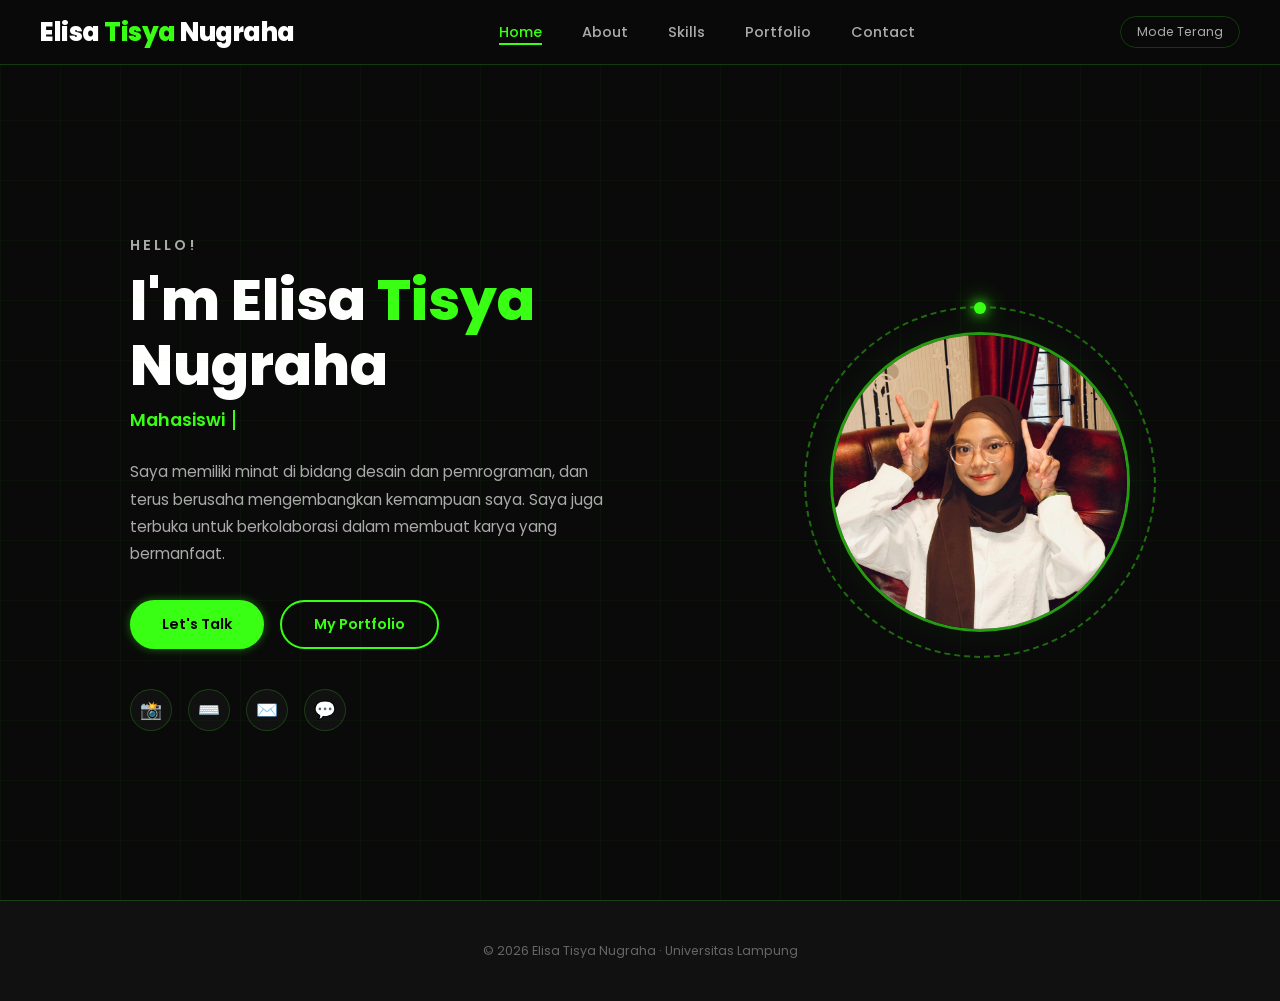
<file: portfolio/index.html>
<!DOCTYPE html>
<html lang="id" data-theme="dark">

<head>
  <meta charset="UTF-8" />
  <meta name="viewport" content="width=device-width, initial-scale=1.0" />
  <title>Portfolio | Elisa Tisya Nugraha</title>
  <link href="https://fonts.googleapis.com/css2?family=Poppins:wght@300;400;500;600;700;800&display=swap"
    rel="stylesheet" />
  <link rel="stylesheet" href="style.css" />
  <style>
    /*HERO*/
    #hero {
      min-height: 100vh;
      padding-top: 65px;
      background: var(--bg);
      display: flex;
      align-items: center;
      position: relative;
      overflow: hidden;
    }

    /* subtle grid bg */
    #hero::before {
      content: '';
      position: absolute;
      inset: 0;
      background-image: linear-gradient(rgba(57, 255, 20, 0.03) 1px, transparent 1px), linear-gradient(90deg, rgba(57, 255, 20, 0.03) 1px, transparent 1px);
      background-size: 60px 60px;
      pointer-events: none;
    }

    .hero-wrap {
      max-width: 1100px;
      margin: 0 auto;
      padding: 4rem 2.5rem;
      display: grid;
      grid-template-columns: 1fr auto;
      gap: 4rem;
      align-items: center;
      width: 100%;
    }

    /* left */
    .hero-hello {
      font-size: .9rem;
      font-weight: 600;
      color: var(--text2);
      letter-spacing: 3px;
      text-transform: uppercase;
      margin-bottom: .75rem;
    }

    .hero-name {
      font-size: clamp(2.2rem, 5vw, 3.5rem);
      font-weight: 800;
      line-height: 1.15;
      margin-bottom: .5rem;
    }

    .hero-name span {
      color: var(--green);
    }

    .hero-role {
      font-size: 1.1rem;
      font-weight: 600;
      color: var(--green);
      margin-bottom: 1.5rem;
      display: flex;
      align-items: center;
      gap: 8px;
    }

    .tw-cursor {
      display: inline-block;
      width: 2px;
      height: 1.1em;
      background: var(--green);
      animation: blink .8s infinite;
      vertical-align: middle;
    }

    @keyframes blink {

      0%,
      100% {
        opacity: 1
      }

      50% {
        opacity: 0
      }
    }

    .hero-desc {
      font-size: .95rem;
      color: var(--text2);
      line-height: 1.8;
      max-width: 480px;
      margin-bottom: 2rem;
    }

    .hero-btns {
      display: flex;
      gap: 1rem;
      flex-wrap: wrap;
      margin-bottom: 2.5rem;
    }

    .hero-socials {
      display: flex;
      gap: 1rem;
    }

    .social-icon {
      width: 42px;
      height: 42px;
      border-radius: 50%;
      border: 1px solid var(--border);
      background: var(--bg2);
      display: flex;
      align-items: center;
      justify-content: center;
      font-size: 1.1rem;
      transition: all .3s;
    }

    .social-icon:hover {
      border-color: var(--green);
      background: var(--green3);
      box-shadow: var(--glow-sm);
      transform: translateY(-2px);
    }

    /* right: photo circle */
    .hero-photo-wrap {
      position: relative;
      flex-shrink: 0;
    }

    .photo-glow-ring {
      width: 340px;
      height: 340px;
      border-radius: 50%;
      background: radial-gradient(circle, rgba(57, 255, 20, 0.35) 0%, rgba(57, 255, 20, 0.1) 40%, transparent 70%);
      display: flex;
      align-items: center;
      justify-content: center;
      position: relative;
      animation: pulse-glow 3s ease-in-out infinite;
    }

    @keyframes pulse-glow {

      0%,
      100% {
        box-shadow: 0 0 40px rgba(57, 255, 20, 0.3), 0 0 80px rgba(57, 255, 20, 0.1);
      }

      50% {
        box-shadow: 0 0 60px rgba(57, 255, 20, 0.5), 0 0 120px rgba(57, 255, 20, 0.2);
      }
    }

    /* spinning border */
    .photo-spin-ring {
      position: absolute;
      inset: -6px;
      border-radius: 50%;
      border: 2px dashed rgba(57, 255, 20, 0.4);
      animation: spin 12s linear infinite;
    }

    @keyframes spin {
      to {
        transform: rotate(360deg);
      }
    }

    .photo-spin-ring::before {
      content: '';
      position: absolute;
      width: 12px;
      height: 12px;
      background: var(--green);
      border-radius: 50%;
      top: -6px;
      left: 50%;
      transform: translateX(-50%);
      box-shadow: 0 0 12px var(--green), 0 0 24px var(--green);
    }

    .photo-circle {
      width: 300px;
      height: 300px;
      border-radius: 50%;
      overflow: hidden;
      border: 3px solid rgba(57, 255, 20, 0.6);
      position: relative;
      background: var(--bg);
    }

    .photo-circle img {
      width: 100%;
      height: 100%;
      object-fit: cover;
      display: block;
    }

    .photo-fallback {
      position: absolute;
      inset: 0;
      border-radius: 50%;
      display: flex;
      flex-direction: column;
      align-items: center;
      justify-content: center;
      gap: .5rem;
    }

    .photo-fallback .fi {
      font-size: 5rem;
      font-weight: 800;
      color: rgba(57, 255, 20, 0.4);
      letter-spacing: -2px;
    }

    .photo-fallback .fh {
      font-size: .65rem;
      letter-spacing: 2px;
      color: var(--text3);
      text-transform: uppercase;
    }

    @media(max-width:860px) {
      .hero-wrap {
        grid-template-columns: 1fr;
        text-align: center;
      }

      .hero-btns,
      .hero-socials {
        justify-content: center;
      }

      .hero-desc {
        margin-left: auto;
        margin-right: auto;
      }

      .hero-photo-wrap {
        order: -1;
      }

      .photo-glow-ring {
        width: 240px;
        height: 240px;
      }

      .photo-circle {
        width: 210px;
        height: 210px;
      }
    }
  </style>
</head>

<body>

  <nav id="navbar">
    <div class="nav-logo">Elisa<span> Tisya</span> Nugraha</div>
    <ul class="nav-links">
      <li><a href="index.html" class="active">Home</a></li>
      <li><a href="about.html">About</a></li>
      <li><a href="skills.html">Skills</a></li>
      <li><a href="projects.html">Portfolio</a></li>
      <li><a href="contact.html">Contact</a></li>
    </ul>
    <div class="nav-right">
      <button class="theme-toggle" id="themeToggle">Mode Terang</button>
      <div class="hamburger" id="hamburger"><span></span><span></span><span></span></div>
    </div>
  </nav>
  <div class="mobile-menu" id="mobileMenu">
    <a href="index.html">Home</a><a href="about.html">About</a>
    <a href="skills.html">Skills</a><a href="projects.html">Portfolio</a>
    <a href="contact.html">Contact</a>
  </div>

  <!-- HERO -->
  <section id="hero">
    <div class="hero-wrap">
      <div class="hero-left">
        <div class="hero-hello">Hello!</div>
        <h1 class="hero-name">I'm Elisa<span> Tisya</span><br>Nugraha</h1>
        <div class="hero-role">
          <span id="typewriterEl"></span><span class="tw-cursor"></span>
        </div>
        <p class="hero-desc">
          Saya memiliki minat di bidang desain dan pemrograman, dan terus berusaha mengembangkan kemampuan saya. Saya
          juga terbuka untuk berkolaborasi dalam membuat karya yang bermanfaat.
        </p>
        <div class="hero-btns">
          <a href="contact.html" class="btn-green">Let's Talk</a>
          <a href="projects.html" class="btn-outline-green">My Portfolio</a>
        </div>
        <div class="hero-socials">
          <a class="social-icon" href="https://instagram.com/satisyaa_" target="_blank" title="Instagram">📸</a>
          <a class="social-icon" href="https://github.com/elisatisya" target="_blank" title="GitHub">⌨️</a>
          <a class="social-icon" href="https://mail.google.com/mail/?view=cm&fs=1&to=elisatisya1@gmail.com"
            target="_blank" title="Email">✉️</a>
          <a class="social-icon" href="https://wa.me/6282284014399" target="_blank" title="WhatsApp">💬</a>
        </div>
      </div>

      <div class="hero-photo-wrap">
        <div class="photo-glow-ring">
          <div class="photo-spin-ring"></div>
          <div class="photo-circle">
            <img src="img/photo.jpeg" alt="Elisa Tisya Nugraha">
            <div class="photo-fallback">
            </div>
          </div>
        </div>
      </div>
    </div>
  </section>

  <footer>
    <div class="footer-inner">

      <p class="footer-copy">&copy; 2026 Elisa Tisya Nugraha · Universitas Lampung</p>
    </div>
  </footer>

  <script src="main.js"></script>
</body>

</html>
</file>
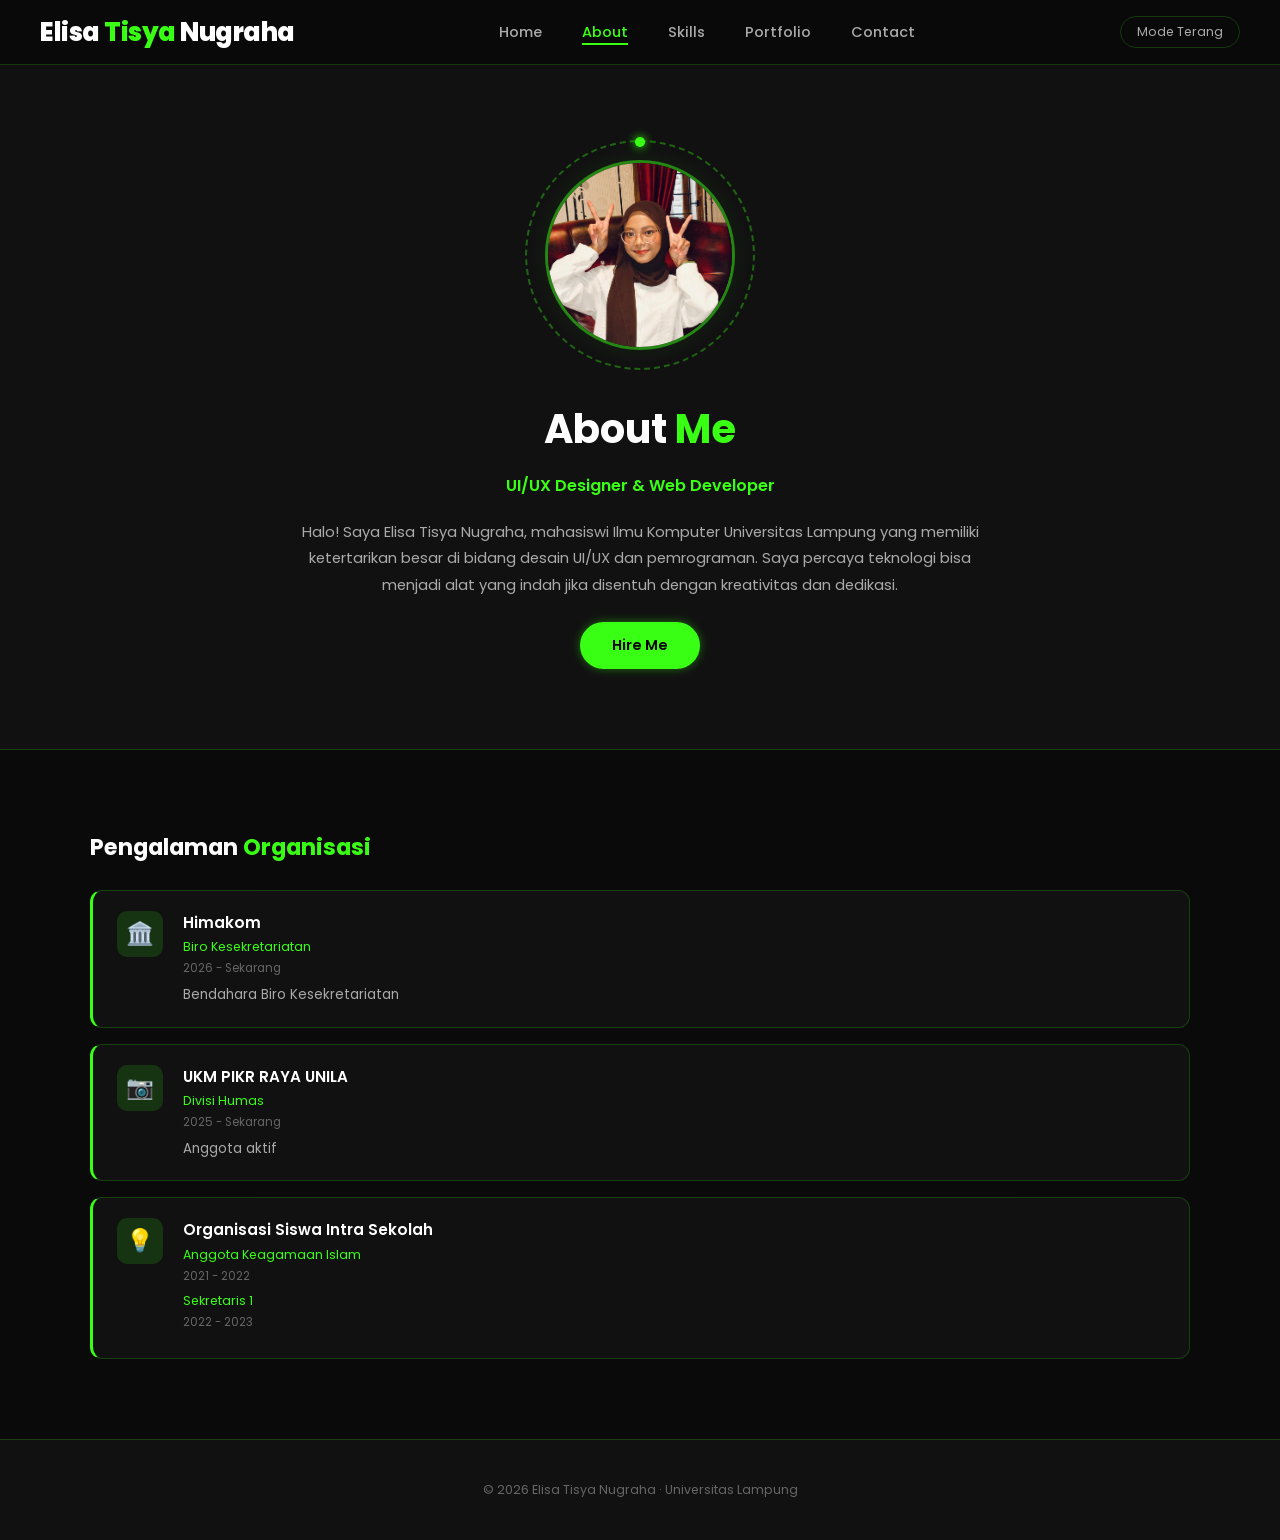
<file: portfolio/about.html>
<!DOCTYPE html>
<html lang="id" data-theme="dark">

<head>
  <meta charset="UTF-8" />
  <meta name="viewport" content="width=device-width, initial-scale=1.0" />
  <title>About | Elisa Tisya Nugraha</title>
  <link href="https://fonts.googleapis.com/css2?family=Poppins:wght@300;400;500;600;700;800&display=swap"
    rel="stylesheet" />
  <link rel="stylesheet" href="style.css" />
  <style>
    #about {
      padding-top: 65px;
      background: var(--bg);
    }

    .about-hero {
      background: var(--bg2);
      border-bottom: 1px solid var(--border);
      padding: 5rem 2.5rem;
      text-align: center;
    }

    .about-hero-inner {
      max-width: 700px;
      margin: 0 auto;
    }

    .about-photo-glow {
      width: 220px;
      height: 220px;
      border-radius: 50%;
      margin: 0 auto 2rem;
      background: radial-gradient(circle, rgba(57, 255, 20, 0.3) 0%, rgba(57, 255, 20, 0.08) 50%, transparent 70%);
      display: flex;
      align-items: center;
      justify-content: center;
      position: relative;
      animation: pulse-glow 3s ease-in-out infinite;
    }

    @keyframes pulse-glow {

      0%,
      100% {
        box-shadow: 0 0 30px rgba(57, 255, 20, 0.25);
      }

      50% {
        box-shadow: 0 0 60px rgba(57, 255, 20, 0.45);
      }
    }

    .about-spin {
      position: absolute;
      inset: -5px;
      border-radius: 50%;
      border: 2px dashed rgba(57, 255, 20, 0.35);
      animation: spin 12s linear infinite;
    }

    @keyframes spin {
      to {
        transform: rotate(360deg);
      }
    }

    .about-spin::before {
      content: '';
      position: absolute;
      width: 10px;
      height: 10px;
      background: var(--green);
      border-radius: 50%;
      top: -5px;
      left: 50%;
      transform: translateX(-50%);
      box-shadow: 0 0 10px var(--green);
    }

    .about-circle {
      width: 190px;
      height: 190px;
      border-radius: 50%;
      overflow: hidden;
      border: 3px solid rgba(57, 255, 20, 0.5);
      background: #111;
    }

    .about-circle img {
      width: 100%;
      height: 100%;
      object-fit: cover;
    }

    .about-hero .role {
      color: var(--green);
      font-weight: 600;
      font-size: 1rem;
      margin-bottom: 1.25rem;
    }

    .about-hero p {
      color: var(--text2);
      font-size: .92rem;
      line-height: 1.8;
      margin-bottom: 1.5rem;
    }

    /* info grid */
    .about-info {
      background: var(--bg);
      padding: 5rem 2.5rem;
    }

    .about-info-inner {
      max-width: 1100px;
      margin: 0 auto;
    }

    .info-grid {
      display: grid;
      grid-template-columns: repeat(auto-fit, minmax(240px, 1fr));
      gap: 1.25rem;
      margin-bottom: 3rem;
    }

    .info-card {
      background: var(--bg2);
      border: 1px solid var(--border);
      border-radius: 12px;
      padding: 1.5rem;
      display: flex;
      align-items: flex-start;
      gap: 1rem;
      transition: border-color .3s, box-shadow .3s;
    }

    .info-card:hover {
      border-color: var(--green);
      box-shadow: 0 0 20px rgba(57, 255, 20, 0.08);
    }

    .info-card-icon {
      font-size: 1.8rem;
      flex-shrink: 0;
    }

    .info-card-label {
      font-size: .72rem;
      color: var(--text3);
      text-transform: uppercase;
      letter-spacing: 1.5px;
      margin-bottom: 3px;
    }

    .info-card-val {
      font-size: .95rem;
      font-weight: 600;
    }

    /* org list */
    .org-list {
      display: flex;
      flex-direction: column;
      gap: 1rem;
    }

    .org-item {
      background: var(--bg2);
      border: 1px solid var(--border);
      border-left: 3px solid var(--green);
      border-radius: 12px;
      padding: 1.25rem 1.5rem;
      display: flex;
      gap: 1.25rem;
      align-items: flex-start;
      transition: border-color .3s;
    }

    .org-item:hover {
      border-color: var(--green);
    }

    .org-icon-box {
      width: 46px;
      height: 46px;
      border-radius: 10px;
      background: var(--green3);
      display: flex;
      align-items: center;
      justify-content: center;
      font-size: 1.4rem;
      flex-shrink: 0;
    }

    .org-name {
      font-size: .95rem;
      font-weight: 600;
      margin-bottom: 2px;
    }

    .org-role {
      font-size: .78rem;
      color: var(--green);
      margin-bottom: 2px;
    }

    .org-period {
      font-size: .72rem;
      color: var(--text3);
      margin-bottom: .4rem;
    }

    .org-desc {
      font-size: .83rem;
      color: var(--text2);
      line-height: 1.7;
    }
  </style>
</head>

<body>

  <nav id="navbar">
    <div class="nav-logo">Elisa<span> Tisya</span> Nugraha</div>
    <ul class="nav-links">
      <li><a href="index.html">Home</a></li>
      <li><a href="about.html" class="active">About</a></li>
      <li><a href="skills.html">Skills</a></li>
      <li><a href="projects.html">Portfolio</a></li>
      <li><a href="contact.html">Contact</a></li>
    </ul>
    <div class="nav-right">
      <button class="theme-toggle" id="themeToggle">Mode Terang</button>
      <div class="hamburger" id="hamburger"><span></span><span></span><span></span></div>
    </div>
  </nav>
  <div class="mobile-menu" id="mobileMenu">
    <a href="index.html">Home</a>
    <a href="about.html">About</a>
    <a href="skills.html">Skills</a>
    <a href="projects.html">Portfolio</a>
    <a href="contact.html">Contact</a>
  </div>

  <section id="about">

    <!-- FOTO + BIO -->
    <div class="about-hero">
      <div class="about-hero-inner">
        <div class="about-photo-glow">
          <div class="about-spin"></div>
          <div class="about-circle">
            <img src="img/photo.jpeg" alt="Elisa Tisya Nugraha">
          </div>
        </div>
        <div class="section-heading" style="margin-bottom:.75rem;">About <span>Me</span></div>
        <div class="role">UI/UX Designer &amp; Web Developer</div>
        <p>Halo! Saya Elisa Tisya Nugraha, mahasiswi Ilmu Komputer Universitas Lampung yang memiliki ketertarikan besar
          di bidang desain UI/UX dan pemrograman. Saya percaya teknologi bisa menjadi alat yang indah jika disentuh
          dengan kreativitas dan dedikasi.</p>
        <a href="contact.html" class="btn-green">Hire Me</a>
      </div>
    </div>

    <!-- INFO CARDS + ORGANISASI -->
    <div class="about-info">
      <div class="about-info-inner">



        <!-- Organisasi (pengalaman organisasi)-->
        <h3 style="font-size:1.4rem; font-weight:700; margin-bottom:1.5rem;">
          Pengalaman <span style="color:var(--green);">Organisasi</span>
        </h3>

        <div class="org-list">

          <div class="org-item">
            <div class="org-icon-box">🏛️</div>
            <div>
              <div class="org-name">Himakom</div>
              <div class="org-role">Biro Kesekretariatan</div>
              <div class="org-period">2026 - Sekarang</div>
              <div class="org-desc">Bendahara Biro Kesekretariatan</div>
            </div>
          </div>

          <div class="org-item">
            <div class="org-icon-box">📷</div>
            <div>
              <div class="org-name">UKM PIKR RAYA UNILA</div>
              <div class="org-role">Divisi Humas</div>
              <div class="org-period">2025 - Sekarang</div>
              <div class="org-desc">Anggota aktif</div>
            </div>
          </div>

          <div class="org-item">
            <div class="org-icon-box">💡</div>
            <div>
              <div class="org-name">Organisasi Siswa Intra Sekolah</div>
              <div class="org-role">Anggota Keagamaan Islam</div>
              <div class="org-period">2021 - 2022</div>
              <div class="org-role">Sekretaris 1</div>
              <div class="org-period">2022 - 2023</div>
            </div>


          </div>
        </div>
      </div>
  </section>

  <footer>
    <div class="footer-inner">

      <p class="footer-copy">&copy; 2026 Elisa Tisya Nugraha · Universitas Lampung</p>
    </div>
  </footer>

  <script src="main.js"></script>
</body>

</html>
</file>
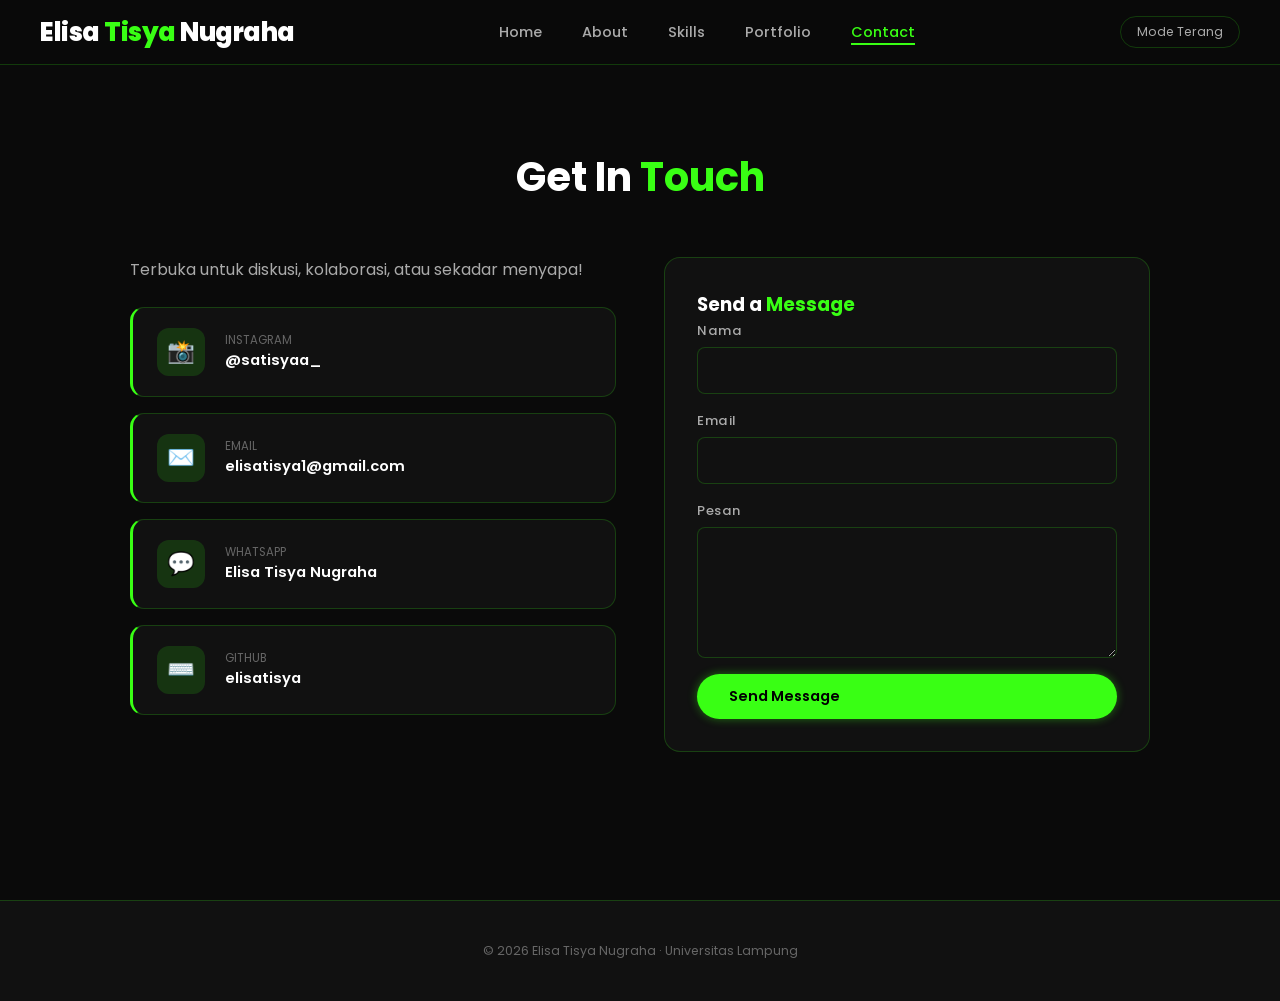
<file: portfolio/contact.html>
<!DOCTYPE html>
<html lang="id" data-theme="dark">

<head>
  <meta charset="UTF-8" />
  <meta name="viewport" content="width=device-width, initial-scale=1.0" />
  <title>Contact | Elisa Tisya Nugraha</title>

  <link href="https://fonts.googleapis.com/css2?family=Poppins:wght@300;400;500;600;700;800&display=swap"
    rel="stylesheet" />
  <link rel="stylesheet" href="style.css" />

  <style>
    #contact {
      padding-top: 65px;
      background: var(--bg);
      min-height: 100vh;
    }

    .contact-grid {
      display: grid;
      grid-template-columns: 1fr 1fr;
      gap: 3rem;
    }

    .contact-cards {
      display: flex;
      flex-direction: column;
      gap: 1rem;
    }

    .contact-card {
      background: var(--bg2);
      border: 1px solid var(--border);
      border-radius: 14px;
      padding: 1.25rem 1.5rem;
      display: flex;
      align-items: center;
      gap: 1.25rem;
      transition: .3s;
      border-left: 3px solid var(--green);
    }

    .contact-card:hover {
      transform: translateX(4px);
    }

    .cc-icon {
      width: 48px;
      height: 48px;
      border-radius: 12px;
      background: var(--green3);
      display: flex;
      align-items: center;
      justify-content: center;
      font-size: 1.4rem;
    }

    .cc-label {
      font-size: .72rem;
      color: var(--text3);
      text-transform: uppercase;
    }

    .cc-val {
      font-size: .92rem;
      font-weight: 600;
    }

    .form-card {
      background: var(--bg2);
      border: 1px solid var(--border);
      border-radius: 16px;
      padding: 2rem;
    }

    .form-card h3 span {
      color: var(--green);
    }

    @media(max-width:768px) {
      .contact-grid {
        grid-template-columns: 1fr
      }
    }
  </style>
</head>

<body>
  <nav id="navbar">
    <div class="nav-logo">Elisa<span> Tisya</span> Nugraha</div>
    <ul class="nav-links">
      <li><a href="index.html">Home</a></li>
      <li><a href="about.html">About</a></li>
      <li><a href="skills.html">Skills</a></li>
      <li><a href="projects.html">Portfolio</a></li>
      <li><a href="contact.html" class="active">Contact</a></li>
    </ul>
    <div class="nav-right">
      <button class="theme-toggle" id="themeToggle">Mode Terang</button>
      <div class="hamburger" id="hamburger"><span></span><span></span><span></span></div>
    </div>
  </nav>
  <div class="mobile-menu" id="mobileMenu">
    <a href="index.html">Home</a><a href="about.html">About</a>
    <a href="skills.html">Skills</a><a href="projects.html">Portfolio</a>
    <a href="contact.html">Contact</a>
  </div>

  <!-- CONTENT -->
  <section id="contact">
    <div class="section-wrap">

      <div class="section-heading">Get In <span>Touch</span></div>

      <div class="contact-grid">

        <!-- LEFT -->
        <div>
          <p style="color:var(--text2);margin-bottom:1.5rem;">
            Terbuka untuk diskusi, kolaborasi, atau sekadar menyapa!
          </p>

          <div class="contact-cards">

            <a class="contact-card" href="https://instagram.com/satisyaa_" target="_blank">
              <div class="cc-icon">📸</div>
              <div>
                <div class="cc-label">Instagram</div>
                <div class="cc-val">@satisyaa_</div>
              </div>
            </a>

            <a class="contact-card" href="https://mail.google.com/mail/?view=cm&fs=1&to=elisatisya1@gmail.com"
              target="_blank">
              <div class="cc-icon">✉️</div>
              <div>
                <div class="cc-label">Email</div>
                <div class="cc-val"><span class="__cf_email__"
                    data-cfemail="d6b3babfa5b7a2bfa5afb7e796b1bbb7bfbaf8b5b9bb">elisatisya1@gmail.com&#160;</span></div>
              </div>
            </a>

            <a class="contact-card" href="https://wa.me/6282284014399" target="_blank">
              <div class="cc-icon">💬</div>
              <div>
                <div class="cc-label">WhatsApp</div>
                <div class="cc-val">Elisa Tisya Nugraha</div>
              </div>
            </a>

            <a class="contact-card" href="https://github.com/elisatisya" target="_blank">
              <div class="cc-icon">⌨️</div>
              <div>
                <div class="cc-label">GitHub</div>
                <div class="cc-val">elisatisya</div>
              </div>
            </a>

          </div>
        </div>

        <!-- RIGHT FORM -->
        <div class="form-card">
          <h3>Send a <span>Message</span></h3>

          <form class="contact-form" action="https://formsubmit.co/elisatisya1@gmail.com" method="POST">

            <!-- hidden -->
            <input type="hidden" name="_captcha" value="false">
            <input type="hidden" name="_subject" value="Pesan Baru dari Portfolio">

            <!-- input -->
            <div class="form-group">
              <label>Nama</label>
              <input type="text" name="nama" required>
            </div>

            <div class="form-group">
              <label>Email</label>
              <input type="email" name="email" required>
            </div>

            <div class="form-group">
              <label>Pesan</label>
              <textarea name="pesan" rows="5" required></textarea>
            </div>

            <button type="submit" class="btn-green" style="width:100%;">
              Send Message

            </button>

          </form>
        </div>
      </div>
  </section>

  <footer>
    <div class="footer-inner">
      <p class="footer-copy">&copy; 2026 Elisa Tisya Nugraha · Universitas Lampung</p>
    </div>
  </footer>

  <script src="main.js"></script>

</html>
</body>
</file>
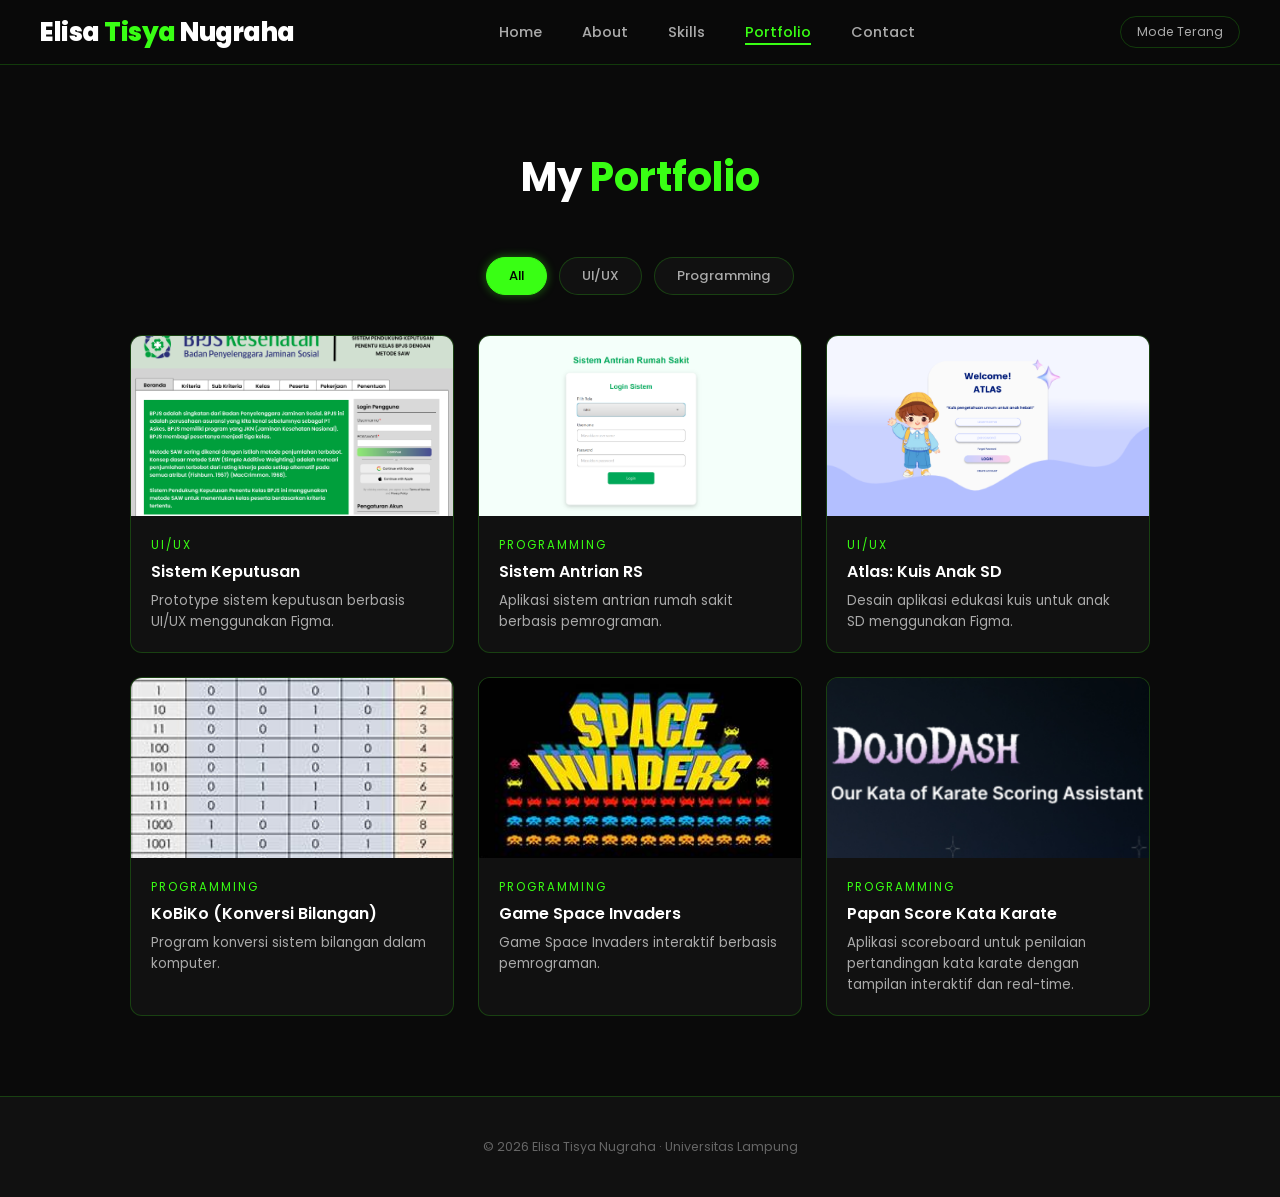
<file: portfolio/projects.html>
<!DOCTYPE html>
<html lang="id" data-theme="dark">

<head>
  <meta charset="UTF-8" />
  <meta name="viewport" content="width=device-width, initial-scale=1.0" />
  <title>Portfolio | Elisa Tisya Nugraha</title>
  <link href="https://fonts.googleapis.com/css2?family=Poppins:wght@300;400;500;600;700;800&display=swap"
    rel="stylesheet" />
  <link rel="stylesheet" href="style.css" />
  <style>
    .project-img {
      width: 100%;
      height: 100%;
      object-fit: cover;
      display: block;
      transition: transform .4s ease;
    }

    .project-card:hover .project-img {
      transform: scale(1.05);
    }
  </style>
</head>

<body class="home"></body>

<nav id="navbar">
  <div class="nav-logo">Elisa<span> Tisya</span> Nugraha</div>
  <ul class="nav-links">
    <li><a href="index.html">Home</a></li>
    <li><a href="about.html">About</a></li>
    <li><a href="skills.html">Skills</a></li>
    <li><a href="projects.html" class="active">Portfolio</a></li>
    <li><a href="contact.html">Contact</a></li>
  </ul>
  <div class="nav-right">
    <button class="theme-toggle" id="themeToggle">Mode Terang</button>
    <div class="hamburger" id="hamburger"><span></span><span></span><span></span></div>
  </div>
</nav>
<div class="mobile-menu" id="mobileMenu">
  <a href="index.html">Home</a>
  <a href="about.html">About</a>
  <a href="skills.html">Skills</a>
  <a href="projects.html">Portfolio</a>
  <a href="contact.html">Contact</a>
</div>

<section style="padding-top:65px; background:var(--bg); min-height:100vh;">
  <div class="section-wrap">

    <div class="section-heading">My <span>Portfolio</span></div>

    <div class="filter-bar" id="filterBar">
      <button class="filter-btn active" data-filter="all">All</button>
      <button class="filter-btn" data-filter="ui">UI/UX</button>
      <button class="filter-btn" data-filter="programming">Programming</button>
    </div>

    <!-- CARD PROYEK -->
    <div class="projects-grid">

      <!-- Proyek 1 -->
      <a class="project-card" data-cat="ui"
        href="https://www.figma.com/design/tgiDUO3HCg8ubYs93gcwZ9/Prototype-Design-Io-and-Friends?node-id=115-10"
        target="_blank">
        <div class="project-thumb">
          <img src="img/project1.png" alt="Sistem Keputusan" class="project-img"
            onerror="this.src='img/placeholder.jpg'" />
          <div class="project-thumb-overlay">Open Project</div>
        </div>
        <div class="project-body">
          <div class="project-cat">UI/UX</div>
          <h3>Sistem Keputusan</h3>
          <p>Prototype sistem keputusan berbasis UI/UX menggunakan Figma.</p>
        </div>
      </a>

      <!-- Proyek 2 -->
      <a class="project-card" data-cat="programming" href="https://github.com/elisatisya/SistemAntrianRS.git"
        target="_blank">
        <div class="project-thumb">
          <img src="img/project2.png" alt="Sistem Antrian RS" class="project-img"
            onerror="this.src='img/placeholder.jpg'" />
          <div class="project-thumb-overlay">Open Project</div>
        </div>
        <div class="project-body">
          <div class="project-cat">Programming</div>
          <h3>Sistem Antrian RS</h3>
          <p>Aplikasi sistem antrian rumah sakit berbasis pemrograman.</p>
        </div>
      </a>

      <!-- Proyek 3 -->
      <a class="project-card" data-cat="ui"
        href="https://www.figma.com/design/kEp1mGozpaMbAUzWjX2uyO/TUGAS-BASIS-DATA---APLIKASI-PENDIDIKAN-ATLAS--Copy-?node-id=0-1"
        target="_blank">
        <div class="project-thumb">
          <img src="img/project3.png" alt="Atlas: Kuis Anak SD" class="project-img"
            onerror="this.src='img/placeholder.jpg'" />
          <div class="project-thumb-overlay">Open Project</div>
        </div>
        <div class="project-body">
          <div class="project-cat">UI/UX</div>
          <h3>Atlas: Kuis Anak SD</h3>
          <p>Desain aplikasi edukasi kuis untuk anak SD menggunakan Figma.</p>
        </div>
      </a>

      <!-- Proyek 4 -->
      <a class="project-card" data-cat="programming" href="https://github.com/AbdulGhodir/KoBiKo.git" target="_blank">
        <div class="project-thumb">
          <img src="img/project4.jpg" alt="KoBiKo" class="project-img" onerror="this.src='img/placeholder.jpg'" />
          <div class="project-thumb-overlay">Open Project</div>
        </div>
        <div class="project-body">
          <div class="project-cat">Programming</div>
          <h3>KoBiKo (Konversi Bilangan)</h3>
          <p>Program konversi sistem bilangan dalam komputer.</p>
        </div>
      </a>

      <!-- Proyek 5 -->
      <a class="project-card" data-cat="programming" href="https://github.com/elisatisya/3fiturgame.git"
        target="_blank">
        <div class="project-thumb">
          <img src="img/project5.jpg" alt="Game Space Invaders" class="project-img"
            onerror="this.src='img/placeholder.jpg'" />
          <div class="project-thumb-overlay">Open Project</div>
        </div>
        <div class="project-body">
          <div class="project-cat">Programming</div>
          <h3>Game Space Invaders</h3>
          <p>Game Space Invaders interaktif berbasis pemrograman.</p>
        </div>
      </a>
      <!-- Proyek 6 -->
      <a class="project-card" data-cat="programming" href="https://github.com/TiwiMustikaDewi/ATSProjectSDA.git"
        target="_blank">
        <div class="project-thumb">
          <img src="img/project6.png" alt="Papan Score Kata Karate" class="project-img"
            onerror="this.src='img/placeholder.jpg'" />
          <div class="project-thumb-overlay">Open Project</div>
        </div>
        <div class="project-body">
          <div class="project-cat">Programming</div>
          <h3>Papan Score Kata Karate</h3>
          <p>Aplikasi scoreboard untuk penilaian pertandingan kata karate dengan tampilan interaktif dan real-time.</p>
        </div>
      </a>


    </div>
  </div>
</section>

<footer>
  <div class="footer-inner">
    <p class="footer-copy">&copy; 2026 Elisa Tisya Nugraha · Universitas Lampung</p>
  </div>
</footer>

<script src="main.js"></script>
</body>

</html>
</file>
<file: portfolio/style.css>
@import url('https://fonts.googleapis.com/css2?family=Poppins:wght@300;400;500;600;700;800&display=swap');

:root {
  --bg: #0a0a0a;
  --bg2: #111111;
  --bg3: #0d0d0d;
  --green: #39ff14;
  --green2: #2ecc0e;
  --green3: rgba(57, 255, 20, 0.15);
  --green4: rgba(57, 255, 20, 0.08);
  --text: #ffffff;
  --text2: #aaaaaa;
  --text3: #666666;
  --border: rgba(57, 255, 20, 0.2);
  --glow: 0 0 20px rgba(57, 255, 20, 0.5), 0 0 60px rgba(57, 255, 20, 0.2);
  --glow-sm: 0 0 10px rgba(57, 255, 20, 0.4);
  --nav-bg: rgba(10, 10, 10, 0.95);
}

*,
*::before,
*::after {
  box-sizing: border-box;
  margin: 0;
  padding: 0;
}

html {
  scroll-behavior: smooth;
}

body {
  font-family: 'Poppins', sans-serif;
  background: var(--bg);
  color: var(--text);
  line-height: 1.6;
  overflow-x: hidden;
}

a {
  color: inherit;
  text-decoration: none;
}

img {
  max-width: 100%;
  display: block;
}

::-webkit-scrollbar {
  width: 6px;
}

::-webkit-scrollbar-track {
  background: var(--bg);
}

::-webkit-scrollbar-thumb {
  background: var(--green2);
  border-radius: 3px;
}

/*NAVIGASI*/
nav {
  position: fixed;
  top: 0;
  left: 0;
  right: 0;
  z-index: 1000;
  background: var(--nav-bg);
  backdrop-filter: blur(12px);
  border-bottom: 1px solid var(--border);
  padding: 0 2.5rem;
  height: 65px;
  display: flex;
  align-items: center;
  justify-content: space-between;
}

.nav-logo {
  font-size: 1.6rem;
  font-weight: 800;
  color: var(--text);
  letter-spacing: -0.5px;
}

.nav-logo span {
  color: var(--green);
}

.nav-links {
  display: flex;
  gap: 2.5rem;
  list-style: none;
}

.nav-links a {
  font-size: .9rem;
  font-weight: 500;
  color: var(--text2);
  transition: color .3s;
  position: relative;
  padding-bottom: 3px;
}

.nav-links a::after {
  content: '';
  position: absolute;
  bottom: 0;
  left: 0;
  right: 100%;
  height: 2px;
  background: var(--green);
  transition: right .3s;
}

.nav-links a:hover,
.nav-links a.active {
  color: var(--green);
}

.nav-links a:hover::after,
.nav-links a.active::after {
  right: 0;
}

.nav-right {
  display: flex;
  align-items: center;
  gap: 1rem;
}

.theme-toggle {
  background: transparent;
  border: 1px solid var(--border);
  color: var(--text2);
  padding: 6px 16px;
  border-radius: 20px;
  cursor: pointer;
  font-size: .78rem;
  font-family: 'Poppins', sans-serif;
  transition: all .3s;
}

.theme-toggle:hover {
  border-color: var(--green);
  color: var(--green);
  box-shadow: var(--glow-sm);
}

.hamburger {
  display: none;
  flex-direction: column;
  gap: 5px;
  cursor: pointer;
  padding: 4px;
}

.hamburger span {
  width: 24px;
  height: 2px;
  background: var(--text);
  border-radius: 2px;
  transition: all .3s;
}

.mobile-menu {
  display: none;
  position: fixed;
  top: 65px;
  left: 0;
  right: 0;
  background: var(--nav-bg);
  backdrop-filter: blur(12px);
  border-bottom: 1px solid var(--border);
  padding: 1.5rem 2.5rem;
  flex-direction: column;
  gap: 1rem;
  z-index: 999;
}

.mobile-menu.open {
  display: flex;
}

.mobile-menu a {
  font-size: .9rem;
  color: var(--text2);
  padding: 8px 0;
  border-bottom: 1px solid var(--border);
  transition: color .3s;
}

.mobile-menu a:hover {
  color: var(--green);
}

/*SECTION BASE*/
section {
  position: relative;
}

.section-wrap {
  max-width: 1100px;
  margin: 0 auto;
  padding: 5rem 2.5rem;
}

/*centered heading*/
.section-heading {
  text-align: center;
  font-size: clamp(1.8rem, 3.5vw, 2.5rem);
  font-weight: 700;
  margin-bottom: 3rem;
}

.section-heading span {
  color: var(--green);
}

/*BUTTONS*/
.btn-green {
  background: var(--green);
  color: #000;
  border: none;
  padding: 12px 32px;
  border-radius: 30px;
  font-size: .9rem;
  font-weight: 600;
  font-family: 'Poppins', sans-serif;
  cursor: pointer;
  transition: all .3s;
  display: inline-flex;
  align-items: center;
  gap: 8px;
  box-shadow: var(--glow-sm);
}

.btn-green:hover {
  background: var(--green2);
  transform: translateY(-2px);
  box-shadow: var(--glow);
}

.btn-outline-green {
  background: transparent;
  color: var(--green);
  border: 2px solid var(--green);
  padding: 11px 32px;
  border-radius: 30px;
  font-size: .9rem;
  font-weight: 600;
  font-family: 'Poppins', sans-serif;
  cursor: pointer;
  transition: all .3s;
  display: inline-flex;
  align-items: center;
  gap: 8px;
}

.btn-outline-green:hover {
  background: var(--green);
  color: #000;
  box-shadow: var(--glow);
}

/*FILTER BAR*/
.filter-bar {
  display: flex;
  gap: .75rem;
  flex-wrap: wrap;
  margin-bottom: 2.5rem;
  justify-content: center;
}

.filter-btn {
  background: var(--bg2);
  border: 1px solid var(--border);
  color: var(--text2);
  padding: 8px 22px;
  border-radius: 25px;
  font-size: .82rem;
  font-weight: 500;
  font-family: 'Poppins', sans-serif;
  cursor: pointer;
  transition: all .3s;
}

.filter-btn:hover {
  border-color: var(--green);
  color: var(--green);
}

.filter-btn.active {
  background: var(--green);
  color: #000;
  border-color: var(--green);
  box-shadow: var(--glow-sm);
}

/*PROJECT CARDS*/
.projects-grid {
  display: grid;
  grid-template-columns: repeat(auto-fill, minmax(300px, 1fr));
  gap: 1.5rem;
}

.project-card {
  background: var(--bg2);
  border: 1px solid var(--border);
  border-radius: 12px;
  overflow: hidden;
  cursor: pointer;
  transition: all .35s;
}

.project-img {
  width: 100%;
  height: 100%;
  object-fit: cover;
}

.project-card:hover {
  transform: translateY(-6px);
  border-color: var(--green);
  box-shadow: 0 8px 30px rgba(57, 255, 20, 0.15);
}

.project-thumb {
  height: 180px;
  display: flex;
  align-items: center;
  justify-content: center;
  font-size: 3.5rem;
  position: relative;
  overflow: hidden;
}

.project-thumb-overlay {
  position: absolute;
  inset: 0;
  background: rgba(57, 255, 20, 0.85);
  display: flex;
  align-items: center;
  justify-content: center;
  opacity: 0;
  transition: opacity .3s;
  font-weight: 600;
  color: #000;
  font-size: .9rem;
  letter-spacing: 1px;
}

.project-card:hover .project-thumb-overlay {
  opacity: 1;
}

.project-body {
  padding: 1.25rem;
}

.project-cat {
  font-size: .72rem;
  color: var(--green);
  text-transform: uppercase;
  letter-spacing: 2px;
  margin-bottom: .3rem;
}

.project-body h3 {
  font-size: 1rem;
  font-weight: 600;
  margin-bottom: .3rem;
}

.project-body p {
  font-size: .83rem;
  color: var(--text2);
}

/*SKILL BARS*/
.skill-bar-item {
  margin-bottom: 1.5rem;
}

.skill-bar-label {
  display: flex;
  justify-content: space-between;
  font-size: .85rem;
  font-weight: 500;
  margin-bottom: .5rem;
  letter-spacing: 1.5px;
  text-transform: uppercase;
}

.skill-bar-track {
  height: 10px;
  background: rgba(255, 255, 255, 0.08);
  border-radius: 5px;
  overflow: hidden;
}

.skill-bar-fill {
  height: 100%;
  background: var(--green);
  border-radius: 5px;
  width: 0;
  transition: width 1.4s cubic-bezier(.4, 0, .2, 1);
  box-shadow: 0 0 10px rgba(57, 255, 20, 0.5);
}

/*CONTACT FORM*/
.contact-form {
  display: flex;
  flex-direction: column;
  gap: 1rem;
}

.form-group {
  display: flex;
  flex-direction: column;
  gap: 6px;
}

.form-group label {
  font-size: .82rem;
  font-weight: 500;
  color: var(--text2);
  letter-spacing: .5px;
}

.form-group input,
.form-group textarea {
  background: var(--bg2);
  border: 1px solid var(--border);
  border-radius: 8px;
  padding: 12px 16px;
  color: var(--text);
  font-family: 'Poppins', sans-serif;
  font-size: .9rem;
  transition: border-color .3s, box-shadow .3s;
  resize: vertical;
}

.form-group input:focus,
.form-group textarea:focus {
  outline: none;
  border-color: var(--green);
  box-shadow: 0 0 0 3px rgba(57, 255, 20, 0.1);
}

.form-group input.error,
.form-group textarea.error {
  border-color: #ff4444;
}

.form-error {
  font-size: .78rem;
  color: #ff6666;
  min-height: 16px;
}

.form-success {
  padding: 14px 16px;
  background: rgba(57, 255, 20, 0.1);
  border: 1px solid var(--green);
  border-radius: 8px;
  color: var(--green);
  font-size: .9rem;
  display: none;
  align-items: center;
  gap: 8px;
  margin-bottom: 1rem;
}

/*MODAL*/
.modal-overlay {
  position: fixed;
  inset: 0;
  background: rgba(0, 0, 0, 0.85);
  z-index: 2000;
  display: flex;
  align-items: center;
  justify-content: center;
  padding: 1.5rem;
  opacity: 0;
  pointer-events: none;
  transition: opacity .3s;
  backdrop-filter: blur(6px);
}

.modal-overlay.open {
  opacity: 1;
  pointer-events: all;
}

.modal {
  background: var(--bg2);
  border: 1px solid var(--green);
  border-radius: 16px;
  max-width: 560px;
  width: 100%;
  max-height: 90vh;
  overflow-y: auto;
  transform: translateY(20px) scale(.97);
  transition: transform .3s;
  box-shadow: 0 0 40px rgba(57, 255, 20, 0.15);
}

.modal-overlay.open .modal {
  transform: none;
}

.modal-header {
  padding: 1.5rem;
  border-bottom: 1px solid var(--border);
  display: flex;
  justify-content: space-between;
  align-items: flex-start;
}

.modal-title {
  font-size: 1.3rem;
  font-weight: 700;
}

.modal-close {
  background: none;
  border: none;
  color: var(--text2);
  font-size: 1.3rem;
  cursor: pointer;
  padding: 4px;
  transition: color .2s;
}

.modal-close:hover {
  color: var(--green);
}

.modal-body {
  padding: 1.5rem;
}

.modal-img {
  height: 160px;
  border-radius: 10px;
  display: flex;
  align-items: center;
  justify-content: center;
  font-size: 4rem;
  margin-bottom: 1.25rem;
}

.modal-desc {
  font-size: .9rem;
  color: var(--text2);
  margin-bottom: 1.25rem;
  line-height: 1.8;
}

.modal-tech {
  display: flex;
  flex-wrap: wrap;
  gap: 8px;
}

.tag {
  font-size: .72rem;
  padding: 4px 12px;
  border: 1px solid var(--green);
  border-radius: 20px;
  color: var(--green);
}

/*FOOTER*/
footer {
  background: var(--bg2);
  border-top: 1px solid var(--border);
  padding: 2.5rem 2.5rem;
}

.footer-inner {
  max-width: 1100px;
  margin: 0 auto;

  display: flex;
  flex-direction: column;
  align-items: center;
  text-align: center;

  gap: 1rem;
}

.footer-logo {
  font-size: 1.3rem;
  font-weight: 800;
}

.footer-logo span {
  color: var(--green);
}

.footer-links {
  display: flex;
  gap: 2rem;
  list-style: none;
}

.footer-links a {
  font-size: .83rem;
  color: var(--text2);
  transition: color .3s;
}

.footer-links a:hover {
  color: var(--green);
}

.footer-copy {
  font-size: .78rem;
  color: var(--text3);
}

/*RESPONSIVE*/
@media(max-width: 768px) {
  .nav-links {
    display: none;
  }

  .hamburger {
    display: flex;
  }

  @media (max-width: 768px) {
    .footer-inner {
      flex-direction: column;
      text-align: center;
    }
  }
}

/*LIGHT MODE*/
[data-theme="light"] {
  --bg: #fdfdfd;
  --bg2: #eeeeee;
  --bg3: #fafafa;

  --text: #111111;
  --text2: #555555;
  --text3: #888888;

  --border: rgba(0, 0, 0, 0.1);

  --green: #00aa55;
  --green2: #00994d;
  --green3: rgba(0, 170, 85, 0.1);
  --green4: rgba(0, 170, 85, 0.05);

  --nav-bg: rgba(255, 255, 255, 0.9);
}

/*FIX HOME LIGHT MODE*/

[data-theme="light"] body {
  background: #fdfdfd !important;
  color: #111 !important;
}

[data-theme="light"] nav {
  background: #ffffff !important;
}

[data-theme="light"] section {
  background: transparent !important;
}

[data-theme="light"] .project-card,
[data-theme="light"] .tool-card,
[data-theme="light"] .org-item {
  background: #ffffff !important;
  border-color: rgba(0, 0, 0, 0.1) !important;
}

/*FIX TOOLS CENTER*/

.tools-grid {
  display: flex;
  justify-content: center;
  flex-wrap: wrap;
  gap: 2.5rem;
  max-width: 600px;
  margin: 0 auto;
}

.tools-wrap {
  max-width: 700px;
  margin: 0 auto;
}

.tools-wrap {
  max-width: 600px;
}

.tool-emoji {
  display: block;
  margin-bottom: 0.5rem;
  text-align: center;
}

.tool-name {
  text-align: center;
}

.tool-cat {
  text-align: center;
}

/*HOME*/

[data-theme="light"] body.home {
  background: #ffffff !important;
}

[data-theme="light"] body.home #hero {
  background: #ffffff !important;
}

[data-theme="light"] body.home #hero::before {
  background-image: linear-gradient(rgba(0, 0, 0, 0.05) 1px, transparent 1px),
    linear-gradient(90deg, rgba(0, 0, 0, 0.05) 1px, transparent 1px) !important;
}

[data-theme="light"] body.home .photo-circle {
  background: #f5f5f5 !important;
}
</file>
